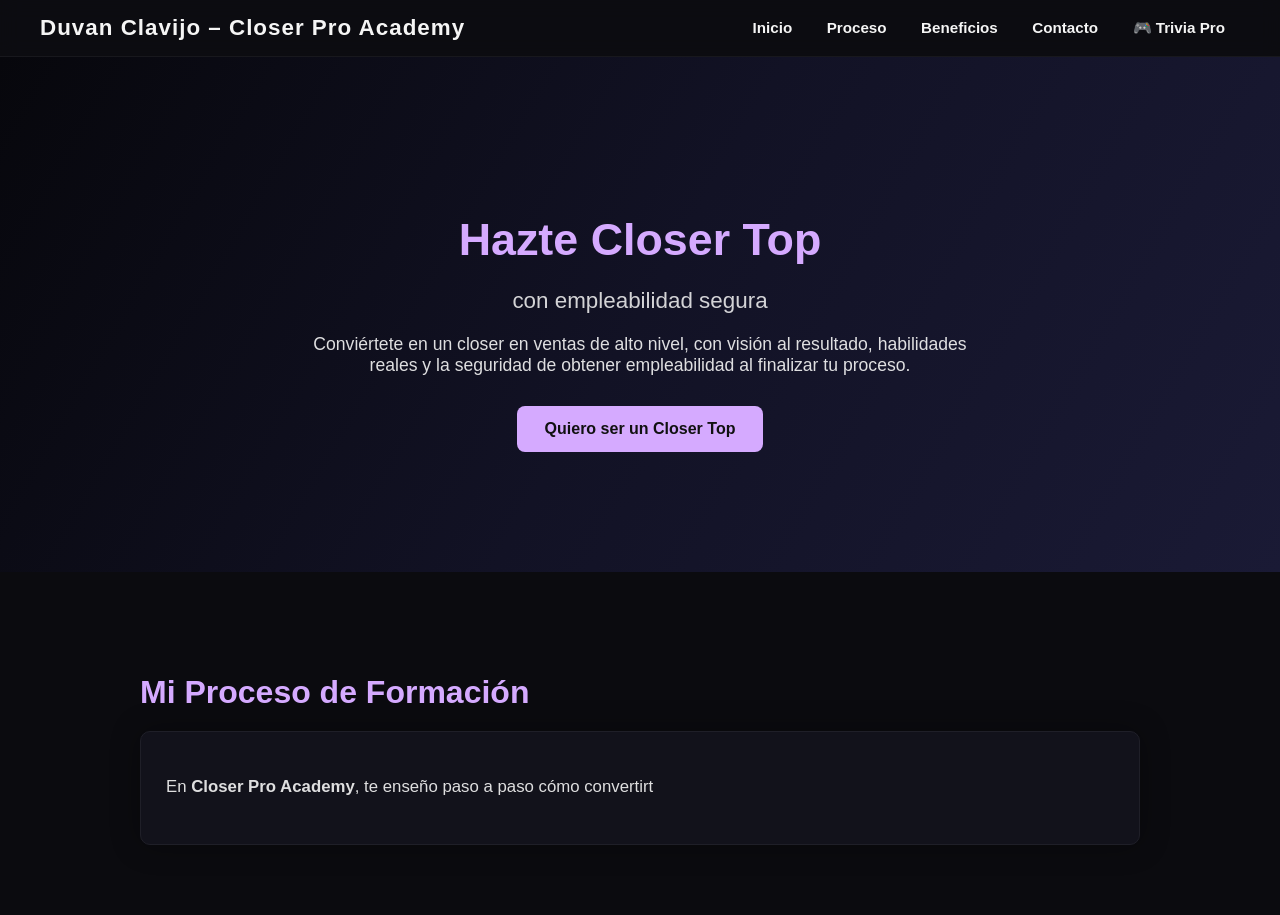
<file: index.html>
<!DOCTYPE html>
<html lang="es">
<head>
  <meta charset="UTF-8" />
  <meta name="viewport" content="width=device-width, initial-scale=1.0" />
  <title>Duvan Clavijo – Closer Pro Academy</title>

  <style>
    /* ====== ESTILOS GENERALES ====== */
    body {
      margin: 0;
      font-family: "Segoe UI", Arial, sans-serif;
      background-color: #0b0b0f;
      color: #f5f5f5;
      overflow-x: hidden;
    }

    a { text-decoration: none; }

    /* ====== HEADER ====== */
    header {
      position: sticky;
      top: 0;
      background: #0d0d12cc;
      backdrop-filter: blur(10px);
      padding: 15px 40px;
      display: flex;
      justify-content: space-between;
      align-items: center;
      border-bottom: 1px solid #18181d;
      z-index: 1000;
    }

    header h1 {
      margin: 0;
      font-size: 1.4rem;
      font-weight: 600;
      color: #f5f5f5;
      letter-spacing: 1px;
    }

    nav a {
      color: #f5f5f5;
      margin: 0 15px;
      font-weight: bold;
      font-size: 0.95rem;
    }
    nav a:hover {
      color: #d5aaff;
      transition: 0.3s;
    }

    /* ====== HERO ====== */
    .hero {
      text-align: center;
      padding: 120px 20px;
      background: linear-gradient(120deg, #07070c, #121225, #1a1a35);
      animation: fadeIn 1.2s ease;
    }

    .hero h2 {
      font-size: 2.8rem;
      margin-bottom: 10px;
      color: #d5aaff;
      font-weight: 700;
    }

    .hero h3 {
      font-size: 1.4rem;
      margin-bottom: 20px;
      font-weight: 400;
      opacity: 0.85;
    }

    .hero p {
      max-width: 700px;
      margin: 0 auto 30px;
      font-size: 1.1rem;
      opacity: 0.9;
    }

    .btn-main {
      display: inline-block;
      padding: 14px 28px;
      background-color: #d5aaff;
      color: #111;
      border-radius: 8px;
      font-weight: bold;
      font-size: 1rem;
      transition: 0.3s;
    }
    .btn-main:hover {
      background-color: #b988ff;
    }

    /* ====== SECCIONES ====== */
    .seccion {
      max-width: 1000px;
      margin: 0 auto;
      padding: 70px 20px;
    }

    .seccion h3 {
      font-size: 2rem;
      margin-bottom: 15px;
      color: #d5aaff;
      font-weight: 600;
    }

    .card {
      background: #12121b;
      padding: 25px;
      border-radius: 10px;
      border: 1px solid #1f1f28;
      margin-top: 20px;
      box-shadow: 0px 0px 30px #00000055;
    }

    .card p {
      opacity: 0.9;
      font-size: 1.05rem;
      line-height: 1.7;
    }

    /* ===== BENEFICIOS ===== */
    .beneficios {
      display: grid;
      grid-template-columns: repeat(auto-fit, minmax(260px, 1fr));
      gap: 25px;
      margin-top: 25px;
    }

    .beneficio {
      background: #161621;
      padding: 25px;
      border-radius: 12px;
      border: 1px solid #262633;
      text-align: center;
      transition: 0.3s;
    }

    .beneficio:hover {
      transform: translateY(-5px);
      background: #1f1f2c;
    }

    .beneficio h4 {
      margin-bottom: 10px;
      color: #d5aaff;
      font-weight: 600;
    }

    /* ====== CONTACTO ====== */
    ul.contacto {
      list-style: none;
      padding: 0;
      margin-top: 15px;
    }

    ul.contacto li {
      margin-bottom: 8px;
      font-size: 1.05rem;
    }

    /* ====== FOOTER ====== */
    footer {
      text-align: center;
      padding: 22px 10px;
      background-color: #0d0d12;
      border-top: 1px solid #1c1c22;
      font-size: 0.9rem;
      margin-top: 40px;
    }

    /* ANIMACIÓN */
    @keyframes fadeIn {
      from { opacity: 0; transform: translateY(20px); }
      to { opacity: 1; transform: translateY(0); }
    }

  </style>
</head>

<body>

  <header>
    <h1>Duvan Clavijo – Closer Pro Academy</h1>
    <nav>
      <a href="#inicio">Inicio</a>
      <a href="#proceso">Proceso</a>
      <a href="#beneficios">Beneficios</a>
      <a href="#contacto">Contacto</a>
      <a href="./trivia/">🎮 Trivia Pro</a>
    </nav>
  </header>

  <!-- ===== HERO ===== -->
  <section id="inicio" class="hero">
    <h2>Hazte Closer Top</h2>
    <h3>con empleabilidad segura</h3>
    <p>
      Conviértete en un closer en ventas de alto nivel, con visión al resultado, 
      habilidades reales y la seguridad de obtener empleabilidad al finalizar tu proceso.
    </p>
    <a href="#proceso" class="btn-main">Quiero ser un Closer Top</a>
  </section>

  <!-- ===== PROCESO ===== -->
  <section id="proceso" class="seccion">
    <h3>Mi Proceso de Formación</h3>
    <div class="card">
      <p>
        En <strong>Closer Pro Academy</strong>, te enseño paso a paso cómo convertirt
</file>
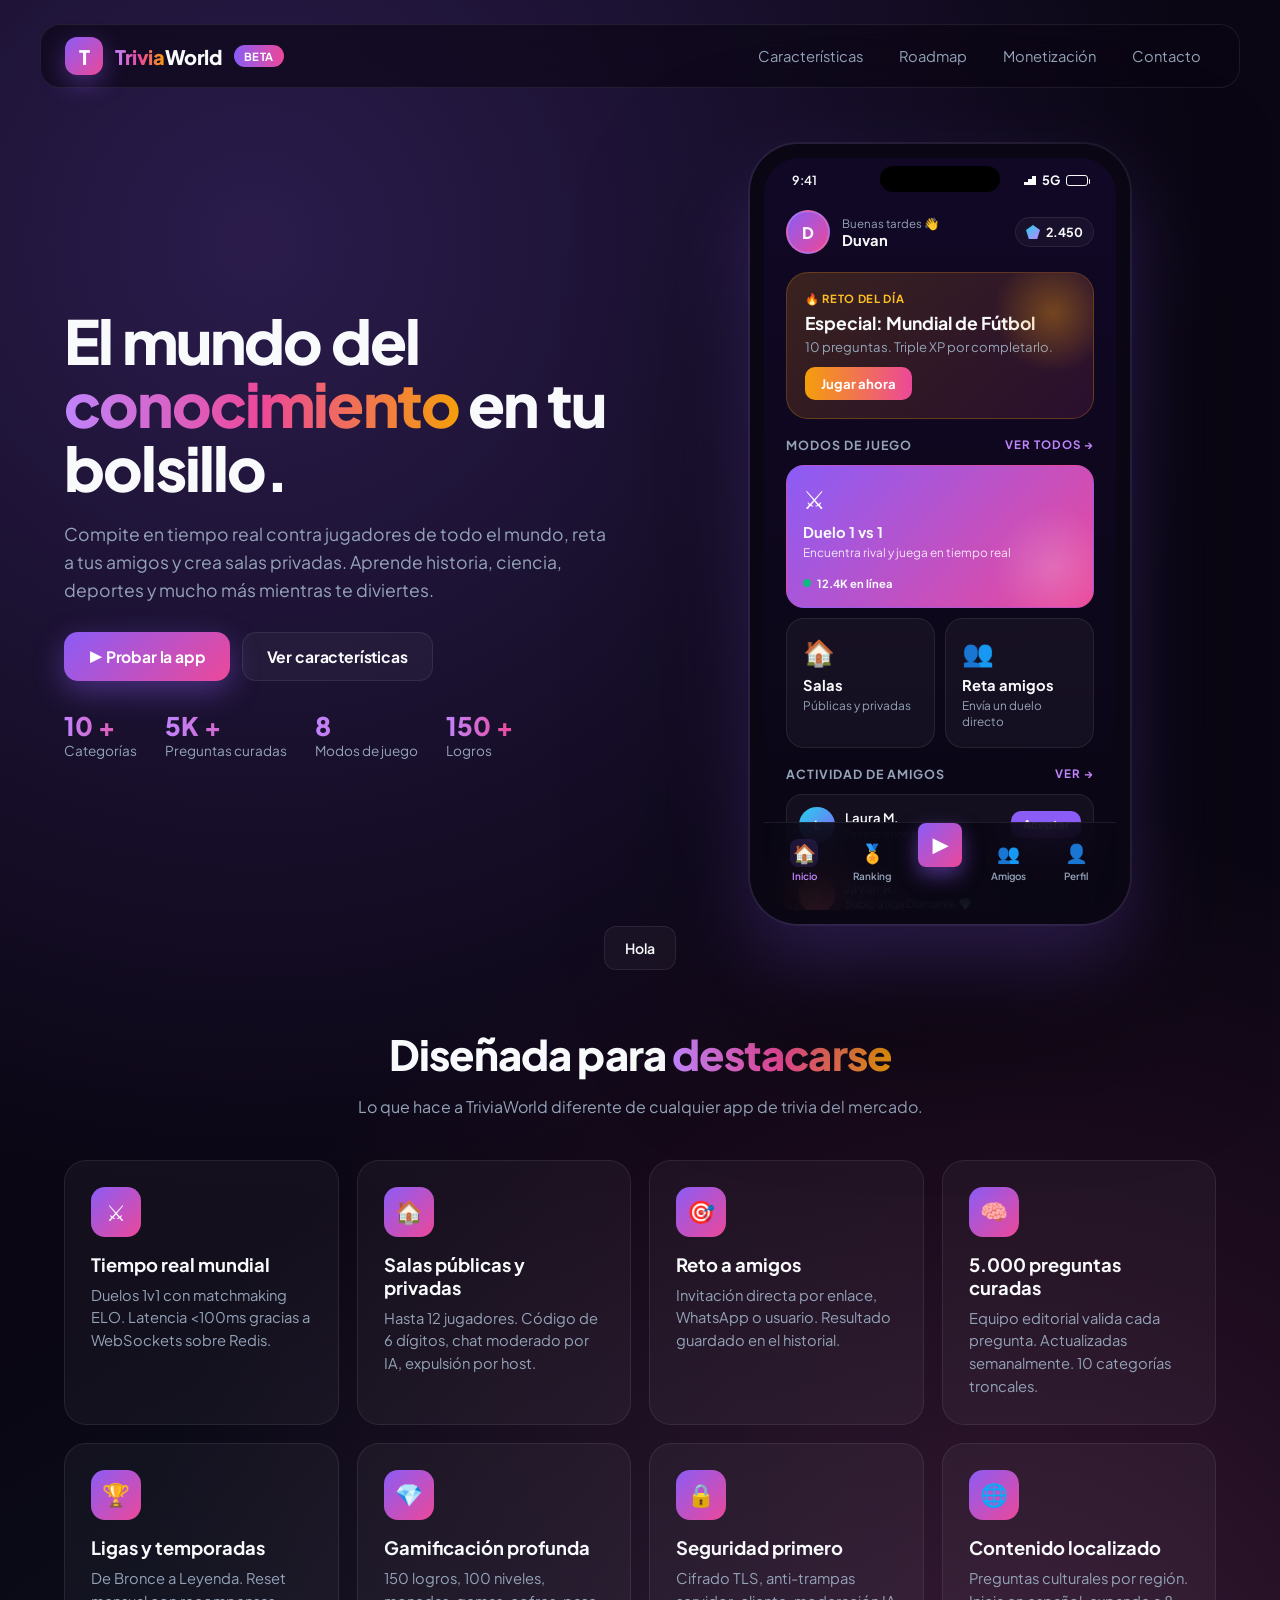
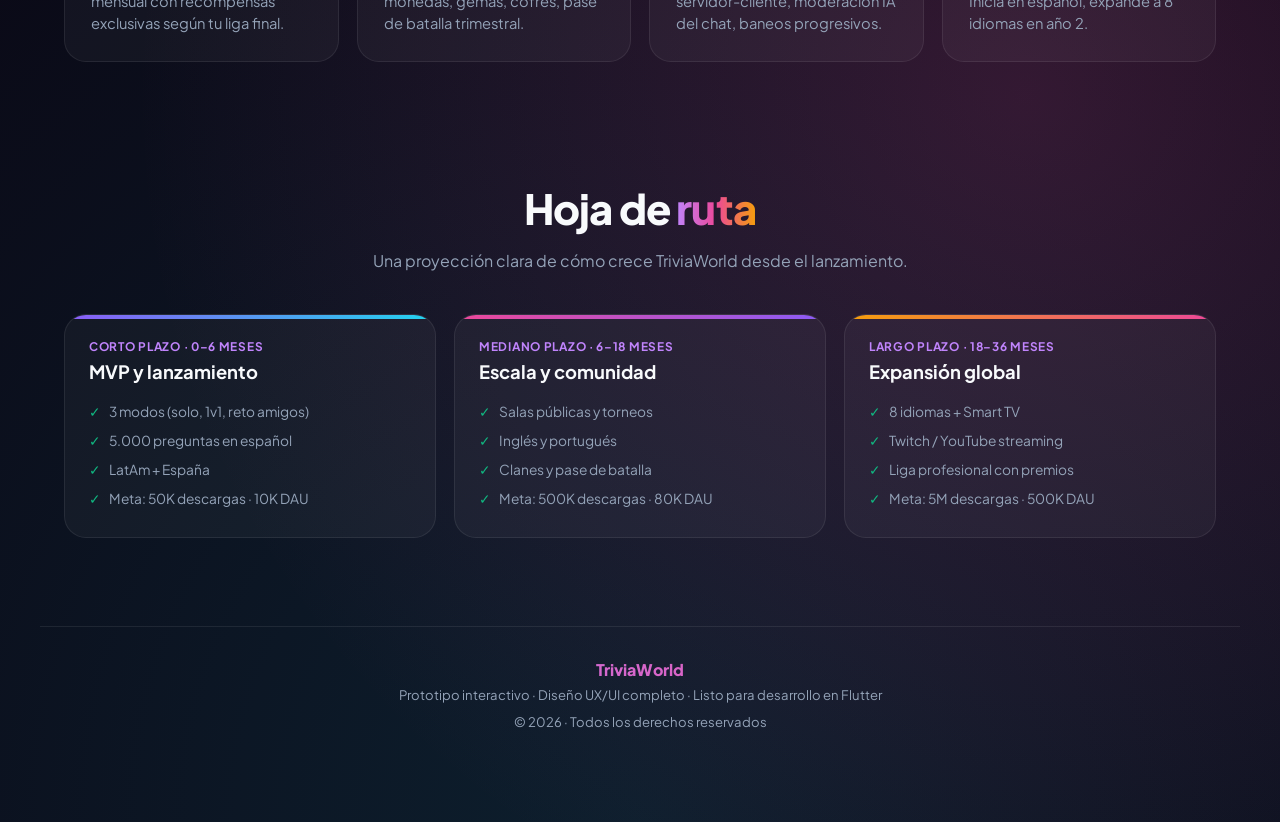
<file: trivia-world/index.html>
<!DOCTYPE html>
<html lang="es">
<head>
  <meta charset="UTF-8" />
  <meta name="viewport" content="width=device-width, initial-scale=1.0" />
  <title>TriviaWorld — El mundo del conocimiento</title>
  <link rel="preconnect" href="https://fonts.googleapis.com">
  <link rel="preconnect" href="https://fonts.gstatic.com" crossorigin>
  <link href="https://fonts.googleapis.com/css2?family=Plus+Jakarta+Sans:wght@400;500;600;700;800&family=Space+Grotesk:wght@500;600;700&display=swap" rel="stylesheet">
  <style>
    :root {
      --bg-0: #0a0613;
      --bg-1: #110826;
      --bg-2: #1a0f3d;
      --primary: #8b5cf6;
      --primary-2: #a855f7;
      --primary-3: #c084fc;
      --accent: #f59e0b;
      --accent-2: #fbbf24;
      --pink: #ec4899;
      --cyan: #22d3ee;
      --green: #10b981;
      --red: #ef4444;
      --text: #f8fafc;
      --text-muted: #94a3b8;
      --card: rgba(255, 255, 255, 0.04);
      --card-hover: rgba(255, 255, 255, 0.08);
      --border: rgba(255, 255, 255, 0.08);
    }

    * { box-sizing: border-box; margin: 0; padding: 0; -webkit-tap-highlight-color: transparent; }

    html, body {
      font-family: 'Plus Jakarta Sans', -apple-system, system-ui, sans-serif;
      background:
        radial-gradient(circle at 20% 10%, rgba(139, 92, 246, 0.25), transparent 40%),
        radial-gradient(circle at 80% 70%, rgba(236, 72, 153, 0.18), transparent 45%),
        radial-gradient(circle at 50% 100%, rgba(34, 211, 238, 0.12), transparent 50%),
        var(--bg-0);
      color: var(--text);
      min-height: 100vh;
      overflow-x: hidden;
      -webkit-font-smoothing: antialiased;
    }

    body {
      display: flex;
      flex-direction: column;
      align-items: center;
      justify-content: flex-start;
      padding: 24px 16px 60px;
      gap: 24px;
    }

    /* ============ DESKTOP HEADER ============ */
    .desktop-header {
      width: 100%;
      max-width: 1200px;
      display: flex;
      align-items: center;
      justify-content: space-between;
      padding: 12px 24px;
      backdrop-filter: blur(20px);
      background: rgba(10, 6, 19, 0.6);
      border: 1px solid var(--border);
      border-radius: 20px;
    }

    .brand {
      display: flex;
      align-items: center;
      gap: 12px;
      font-weight: 800;
      font-size: 1.25rem;
      letter-spacing: -0.02em;
    }

    .brand-logo {
      width: 38px;
      height: 38px;
      border-radius: 12px;
      background: linear-gradient(135deg, var(--primary), var(--pink));
      display: flex;
      align-items: center;
      justify-content: center;
      font-weight: 900;
      box-shadow: 0 8px 24px rgba(139, 92, 246, 0.4);
    }

    .brand-gradient {
      background: linear-gradient(90deg, var(--primary-3), var(--pink), var(--accent));
      -webkit-background-clip: text;
      background-clip: text;
      color: transparent;
    }

    .desktop-nav {
      display: flex;
      gap: 8px;
      font-size: 0.92rem;
      color: var(--text-muted);
    }

    .desktop-nav a {
      padding: 8px 14px;
      border-radius: 10px;
      color: inherit;
      text-decoration: none;
      transition: 0.2s;
      cursor: pointer;
    }

    .desktop-nav a:hover { background: var(--card-hover); color: var(--text); }

    .badge-beta {
      font-size: 0.7rem;
      padding: 4px 10px;
      border-radius: 999px;
      background: linear-gradient(90deg, var(--primary), var(--pink));
      color: white;
      font-weight: 700;
      letter-spacing: 0.05em;
    }

    /* ============ HERO LAYOUT ============ */
    .hero {
      width: 100%;
      max-width: 1200px;
      display: grid;
      grid-template-columns: 1fr 1fr;
      gap: 48px;
      align-items: center;
      padding: 32px 24px;
    }

    @media (max-width: 900px) {
      .hero { grid-template-columns: 1fr; text-align: center; gap: 32px; }
      .hero-text { order: 1; }
      .hero-phone { order: 2; justify-self: center; }
      .desktop-nav { display: none; }
    }

    .hero-text h1 {
      font-size: clamp(2.4rem, 5vw, 3.8rem);
      font-weight: 800;
      line-height: 1.05;
      letter-spacing: -0.03em;
      margin-bottom: 20px;
    }

    .hero-text p {
      font-size: 1.1rem;
      color: var(--text-muted);
      margin-bottom: 28px;
      line-height: 1.6;
    }

    .hero-stats {
      display: flex;
      gap: 28px;
      margin-top: 28px;
      flex-wrap: wrap;
      justify-content: flex-start;
    }

    @media (max-width: 900px) { .hero-stats { justify-content: center; } }

    .stat .num {
      font-size: 1.6rem;
      font-weight: 800;
      background: linear-gradient(90deg, var(--primary-3), var(--pink));
      -webkit-background-clip: text;
      background-clip: text;
      color: transparent;
    }

    .stat .lbl { color: var(--text-muted); font-size: 0.85rem; }

    .cta-row { display: flex; gap: 12px; flex-wrap: wrap; }
    @media (max-width: 900px) { .cta-row { justify-content: center; } }

    .btn {
      display: inline-flex;
      align-items: center;
      gap: 10px;
      padding: 14px 24px;
      border-radius: 14px;
      border: none;
      font-family: inherit;
      font-weight: 700;
      font-size: 0.98rem;
      cursor: pointer;
      transition: 0.2s transform, 0.2s box-shadow;
      letter-spacing: -0.01em;
    }

    .btn-primary {
      background: linear-gradient(135deg, var(--primary), var(--pink));
      color: white;
      box-shadow: 0 10px 30px rgba(139, 92, 246, 0.4);
    }

    .btn-primary:hover { transform: translateY(-2px); box-shadow: 0 14px 36px rgba(139, 92, 246, 0.55); }

    .btn-ghost {
      background: var(--card);
      color: var(--text);
      border: 1px solid var(--border);
    }
    .btn-ghost:hover { background: var(--card-hover); }

    /* ============ PHONE MOCKUP ============ */
    .hero-phone { display: flex; justify-content: center; }

    .phone {
      width: 380px;
      max-width: 100%;
      height: 780px;
      background: var(--bg-0);
      border-radius: 48px;
      padding: 14px;
      position: relative;
      box-shadow:
        0 0 0 2px rgba(255,255,255,0.06),
        0 40px 80px rgba(139, 92, 246, 0.25),
        0 80px 160px rgba(0,0,0,0.6);
    }

    .phone::before {
      content: '';
      position: absolute;
      top: 22px;
      left: 50%;
      transform: translateX(-50%);
      width: 120px;
      height: 26px;
      background: #000;
      border-radius: 999px;
      z-index: 10;
    }

    .phone-screen {
      width: 100%;
      height: 100%;
      border-radius: 36px;
      background: linear-gradient(180deg, var(--bg-1), var(--bg-0));
      overflow: hidden;
      position: relative;
      display: flex;
      flex-direction: column;
    }

    .status-bar {
      padding: 14px 28px 6px;
      display: flex;
      justify-content: space-between;
      align-items: center;
      font-size: 0.78rem;
      font-weight: 600;
      color: var(--text);
      z-index: 5;
      position: relative;
    }

    .status-bar .icons { display: flex; gap: 6px; align-items: center; }
    .signal { width: 16px; height: 10px; background: var(--text); clip-path: polygon(0 100%, 25% 100%, 25% 70%, 50% 70%, 50% 40%, 75% 40%, 75% 10%, 100% 10%, 100% 100%); }
    .battery { width: 22px; height: 11px; border: 1.2px solid var(--text); border-radius: 3px; position: relative; padding: 1px; }
    .battery::after { content: ''; position: absolute; right: -3px; top: 3px; width: 1.5px; height: 5px; background: var(--text); border-radius: 0 1px 1px 0; }
    .battery-fill { height: 100%; width: 80%; background: var(--text); border-radius: 1px; }

    .screen-stage {
      flex: 1;
      position: relative;
      overflow: hidden;
    }

    .screen {
      position: absolute;
      inset: 0;
      padding: 8px 22px 90px;
      overflow-y: auto;
      scrollbar-width: none;
      opacity: 0;
      pointer-events: none;
      transition: opacity 0.3s;
    }
    .screen::-webkit-scrollbar { display: none; }
    .screen.active { opacity: 1; pointer-events: auto; }

    /* ============ HOME SCREEN ============ */
    .top-bar {
      display: flex;
      justify-content: space-between;
      align-items: center;
      padding: 8px 0 18px;
    }

    .avatar {
      width: 44px; height: 44px;
      border-radius: 50%;
      background: linear-gradient(135deg, var(--primary), var(--pink));
      display: flex; align-items: center; justify-content: center;
      font-weight: 800;
      border: 2px solid rgba(255,255,255,0.15);
      cursor: pointer;
    }

    .top-bar-info { flex: 1; padding: 0 12px; }
    .top-bar-info .hi { font-size: 0.72rem; color: var(--text-muted); }
    .top-bar-info .name { font-weight: 700; font-size: 0.92rem; }

    .currency-chip {
      display: flex; align-items: center; gap: 6px;
      background: var(--card);
      border: 1px solid var(--border);
      padding: 6px 10px;
      border-radius: 999px;
      font-size: 0.78rem;
      font-weight: 700;
    }

    .gem { width: 14px; height: 14px; background: linear-gradient(135deg, var(--cyan), var(--primary-3)); clip-path: polygon(50% 0, 100% 35%, 80% 100%, 20% 100%, 0 35%); }

    .daily-card {
      background: linear-gradient(135deg, rgba(245, 158, 11, 0.18), rgba(236, 72, 153, 0.12));
      border: 1px solid rgba(245, 158, 11, 0.25);
      border-radius: 22px;
      padding: 18px;
      margin-bottom: 18px;
      position: relative;
      overflow: hidden;
    }
    .daily-card::after {
      content: '';
      position: absolute;
      right: -20px; top: -20px;
      width: 120px; height: 120px;
      background: radial-gradient(circle, rgba(245, 158, 11, 0.35), transparent 70%);
    }
    .daily-card .tag { font-size: 0.7rem; font-weight: 700; color: var(--accent-2); letter-spacing: 0.06em; text-transform: uppercase; }
    .daily-card h3 { font-size: 1.1rem; margin: 6px 0 4px; }
    .daily-card p { color: var(--text-muted); font-size: 0.82rem; margin-bottom: 12px; }
    .daily-btn {
      background: linear-gradient(90deg, var(--accent), var(--pink));
      color: white; border: none; padding: 8px 16px; border-radius: 10px;
      font-weight: 700; font-size: 0.82rem; cursor: pointer;
      font-family: inherit;
    }

    .section-title {
      font-size: 0.78rem;
      font-weight: 700;
      color: var(--text-muted);
      text-transform: uppercase;
      letter-spacing: 0.08em;
      margin: 18px 0 12px;
      display: flex;
      justify-content: space-between;
    }
    .section-title a { color: var(--primary-3); text-decoration: none; font-size: 0.72rem; cursor: pointer; }

    .modes-grid {
      display: grid;
      grid-template-columns: 1fr 1fr;
      gap: 10px;
    }

    .mode-card {
      background: var(--card);
      border: 1px solid var(--border);
      border-radius: 18px;
      padding: 16px;
      cursor: pointer;
      transition: 0.2s;
      position: relative;
      overflow: hidden;
    }
    .mode-card:hover { background: var(--card-hover); transform: translateY(-2px); }
    .mode-card.featured {
      background: linear-gradient(135deg, var(--primary), var(--pink));
      border-color: transparent;
      grid-column: span 2;
    }
    .mode-card.featured::after {
      content: '';
      position: absolute;
      right: -20px; bottom: -20px;
      width: 120px; height: 120px;
      background: radial-gradient(circle, rgba(255,255,255,0.18), transparent 70%);
    }
    .mode-icon { font-size: 1.6rem; margin-bottom: 8px; display: block; }
    .mode-card h4 { font-size: 0.92rem; margin-bottom: 4px; }
    .mode-card p { font-size: 0.74rem; color: var(--text-muted); line-height: 1.4; }
    .mode-card.featured p { color: rgba(255,255,255,0.85); }

    .live-pulse {
      display: inline-flex; align-items: center; gap: 6px;
      font-size: 0.7rem; font-weight: 700;
    }
    .live-dot { width: 8px; height: 8px; border-radius: 50%; background: var(--green); animation: pulse 1.5s infinite; }
    @keyframes pulse { 0%, 100% { box-shadow: 0 0 0 0 rgba(16, 185, 129, 0.6); } 50% { box-shadow: 0 0 0 8px rgba(16, 185, 129, 0); } }

    /* Activity */
    .activity-card {
      background: var(--card);
      border: 1px solid var(--border);
      border-radius: 16px;
      padding: 12px;
      display: flex;
      align-items: center;
      gap: 10px;
      margin-bottom: 8px;
    }
    .activity-card .av {
      width: 36px; height: 36px; border-radius: 50%;
      background: linear-gradient(135deg, var(--cyan), var(--primary));
      display: flex; align-items: center; justify-content: center;
      font-size: 0.78rem; font-weight: 700;
    }
    .activity-card .txt { flex: 1; }
    .activity-card .name { font-size: 0.82rem; font-weight: 600; }
    .activity-card .meta { font-size: 0.7rem; color: var(--text-muted); }
    .activity-card .act-btn {
      background: var(--primary);
      color: white; border: none; border-radius: 10px;
      padding: 6px 12px; font-size: 0.74rem; font-weight: 700;
      cursor: pointer; font-family: inherit;
    }

    /* ============ BOTTOM NAV ============ */
    .bottom-nav {
      position: absolute;
      bottom: 0; left: 0; right: 0;
      backdrop-filter: blur(20px);
      background: rgba(10, 6, 19, 0.85);
      border-top: 1px solid var(--border);
      display: flex;
      justify-content: space-around;
      padding: 10px 6px 22px;
      z-index: 20;
    }

    .nav-btn {
      flex: 1;
      background: none; border: none;
      color: var(--text-muted);
      display: flex; flex-direction: column;
      align-items: center; gap: 3px;
      padding: 6px 4px;
      font-family: inherit;
      font-size: 0.62rem;
      font-weight: 600;
      cursor: pointer;
      transition: 0.2s;
    }
    .nav-btn .nav-ic {
      font-size: 1.15rem;
      width: 28px; height: 28px;
      display: flex; align-items: center; justify-content: center;
      border-radius: 8px;
    }
    .nav-btn.active { color: var(--primary-3); }
    .nav-btn.active .nav-ic { background: rgba(139, 92, 246, 0.15); }
    .nav-btn.play .nav-ic {
      background: linear-gradient(135deg, var(--primary), var(--pink));
      color: white;
      width: 44px; height: 44px;
      font-size: 1.3rem;
      box-shadow: 0 8px 20px rgba(139, 92, 246, 0.5);
      margin-top: -16px;
    }

    /* ============ PLAY SCREEN ============ */
    .play-banner {
      background: linear-gradient(135deg, var(--primary), var(--pink));
      border-radius: 22px;
      padding: 18px;
      margin: 14px 0;
      color: white;
    }
    .play-banner h3 { font-size: 1.05rem; margin-bottom: 4px; }
    .play-banner p { font-size: 0.78rem; opacity: 0.9; }

    .mode-list { display: flex; flex-direction: column; gap: 10px; }
    .mode-list-item {
      background: var(--card);
      border: 1px solid var(--border);
      border-radius: 16px;
      padding: 14px;
      display: flex;
      align-items: center;
      gap: 12px;
      cursor: pointer;
      transition: 0.2s;
    }
    .mode-list-item:hover { background: var(--card-hover); }
    .mode-list-item .mli-icon {
      width: 42px; height: 42px; border-radius: 12px;
      display: flex; align-items: center; justify-content: center;
      font-size: 1.2rem;
    }
    .mli-icon.v1 { background: rgba(139, 92, 246, 0.18); }
    .mli-icon.v2 { background: rgba(236, 72, 153, 0.18); }
    .mli-icon.v3 { background: rgba(34, 211, 238, 0.18); }
    .mli-icon.v4 { background: rgba(245, 158, 11, 0.18); }
    .mli-icon.v5 { background: rgba(16, 185, 129, 0.18); }
    .mode-list-item .mli-text { flex: 1; }
    .mode-list-item h4 { font-size: 0.92rem; margin-bottom: 2px; }
    .mode-list-item p { font-size: 0.74rem; color: var(--text-muted); }
    .mli-chev { color: var(--text-muted); }

    /* ============ CATEGORIES ============ */
    .categories-grid {
      display: grid;
      grid-template-columns: 1fr 1fr 1fr;
      gap: 10px;
      margin-top: 12px;
    }
    .cat-card {
      aspect-ratio: 1;
      border-radius: 16px;
      padding: 10px;
      display: flex;
      flex-direction: column;
      justify-content: space-between;
      cursor: pointer;
      transition: 0.2s;
      border: 1px solid var(--border);
      position: relative;
      overflow: hidden;
    }
    .cat-card:hover { transform: translateY(-2px); }
    .cat-card .cat-ic { font-size: 1.6rem; }
    .cat-card .cat-name { font-size: 0.72rem; font-weight: 700; }

    /* ============ MATCHMAKING ============ */
    .matchmaking {
      display: flex;
      flex-direction: column;
      align-items: center;
      justify-content: center;
      height: 100%;
      gap: 24px;
      padding: 30px;
    }
    .vs-display {
      display: flex; align-items: center; gap: 20px;
      width: 100%; justify-content: space-between;
    }
    .vs-player {
      display: flex; flex-direction: column; align-items: center; gap: 8px;
    }
    .vs-avatar {
      width: 80px; height: 80px; border-radius: 50%;
      background: linear-gradient(135deg, var(--primary), var(--pink));
      display: flex; align-items: center; justify-content: center;
      font-size: 1.8rem; font-weight: 800;
      border: 3px solid rgba(255,255,255,0.15);
    }
    .vs-avatar.searching {
      background: rgba(255,255,255,0.05);
      border-style: dashed;
      position: relative;
      overflow: hidden;
    }
    .vs-avatar.searching::after {
      content: '?';
      animation: blink 1s infinite;
    }
    @keyframes blink { 0%, 100% { opacity: 1; } 50% { opacity: 0.3; } }
    .vs-name { font-size: 0.82rem; font-weight: 700; }
    .vs-rank { font-size: 0.7rem; color: var(--text-muted); }
    .vs-text {
      font-size: 2rem; font-weight: 900;
      background: linear-gradient(90deg, var(--primary-3), var(--pink));
      -webkit-background-clip: text; background-clip: text; color: transparent;
    }
    .searching-text { font-size: 0.85rem; color: var(--text-muted); }
    .loader-ring {
      width: 60px; height: 60px;
      border: 3px solid rgba(255,255,255,0.1);
      border-top-color: var(--primary-3);
      border-radius: 50%;
      animation: spin 1s linear infinite;
    }
    @keyframes spin { to { transform: rotate(360deg); } }

    /* ============ GAMEPLAY ============ */
    .game-header {
      display: flex;
      justify-content: space-between;
      align-items: center;
      padding-top: 8px;
      margin-bottom: 14px;
    }
    .game-score {
      display: flex; align-items: center; gap: 8px;
    }
    .game-score .av-sm {
      width: 32px; height: 32px; border-radius: 50%;
      background: linear-gradient(135deg, var(--primary), var(--pink));
      display: flex; align-items: center; justify-content: center;
      font-size: 0.78rem; font-weight: 800;
    }
    .game-score .av-sm.opp { background: linear-gradient(135deg, var(--cyan), var(--primary)); }
    .score-num { font-size: 1.2rem; font-weight: 800; }
    .vs-mini { color: var(--text-muted); font-size: 0.8rem; }

    .timer-ring-wrap {
      position: relative;
      width: 56px; height: 56px;
    }
    .timer-svg { transform: rotate(-90deg); }
    .timer-bg { fill: none; stroke: rgba(255,255,255,0.08); stroke-width: 4; }
    .timer-fg {
      fill: none;
      stroke: var(--primary-3);
      stroke-width: 4;
      stroke-linecap: round;
      transition: stroke-dashoffset 1s linear, stroke 0.3s;
    }
    .timer-num {
      position: absolute; inset: 0;
      display: flex; align-items: center; justify-content: center;
      font-weight: 800; font-size: 1.1rem;
    }

    .progress-dots {
      display: flex; gap: 5px;
      margin-bottom: 14px;
      justify-content: center;
    }
    .progress-dot {
      width: 22px; height: 4px; border-radius: 2px;
      background: rgba(255,255,255,0.1);
      transition: 0.3s;
    }
    .progress-dot.done { background: var(--green); }
    .progress-dot.wrong { background: var(--red); }
    .progress-dot.current { background: var(--primary-3); }

    .cat-tag {
      display: inline-flex; align-items: center; gap: 6px;
      background: var(--card);
      border: 1px solid var(--border);
      padding: 5px 10px;
      border-radius: 999px;
      font-size: 0.72rem;
      font-weight: 600;
      margin-bottom: 14px;
    }

    .question-card {
      background: var(--card);
      border: 1px solid var(--border);
      border-radius: 22px;
      padding: 22px 18px;
      margin-bottom: 16px;
      min-height: 130px;
      display: flex; align-items: center; justify-content: center;
      text-align: center;
    }
    .question-text {
      font-size: 1.05rem;
      font-weight: 700;
      line-height: 1.35;
    }

    .answers { display: flex; flex-direction: column; gap: 10px; }
    .answer-btn {
      background: var(--card);
      border: 1.5px solid var(--border);
      border-radius: 16px;
      padding: 14px 16px;
      display: flex; align-items: center; gap: 12px;
      cursor: pointer;
      font-family: inherit;
      font-size: 0.9rem;
      font-weight: 600;
      color: var(--text);
      text-align: left;
      transition: 0.2s;
    }
    .answer-btn:hover:not(:disabled) { background: var(--card-hover); border-color: var(--primary-3); }
    .answer-btn:disabled { cursor: default; }
    .answer-letter {
      width: 28px; height: 28px;
      background: rgba(255,255,255,0.06);
      border-radius: 8px;
      display: flex; align-items: center; justify-content: center;
      font-weight: 800;
      font-size: 0.82rem;
    }
    .answer-btn.correct {
      background: rgba(16, 185, 129, 0.18);
      border-color: var(--green);
    }
    .answer-btn.correct .answer-letter { background: var(--green); color: white; }
    .answer-btn.wrong {
      background: rgba(239, 68, 68, 0.15);
      border-color: var(--red);
    }
    .answer-btn.wrong .answer-letter { background: var(--red); color: white; }

    .lifelines {
      display: flex; justify-content: center; gap: 12px;
      margin-top: 14px;
    }
    .lifeline {
      width: 44px; height: 44px;
      background: var(--card);
      border: 1px solid var(--border);
      border-radius: 12px;
      display: flex; align-items: center; justify-content: center;
      font-size: 1.1rem;
      cursor: pointer;
      transition: 0.2s;
    }
    .lifeline:hover { background: var(--card-hover); border-color: var(--primary-3); }
    .lifeline.used { opacity: 0.3; cursor: not-allowed; }

    /* ============ RESULT ============ */
    .result-screen {
      display: flex; flex-direction: column;
      align-items: center; justify-content: center;
      height: 100%; padding: 24px;
      text-align: center; gap: 20px;
    }
    .trophy {
      font-size: 4.5rem;
      animation: bounce 0.8s ease;
    }
    @keyframes bounce {
      0% { transform: scale(0); }
      60% { transform: scale(1.15); }
      100% { transform: scale(1); }
    }
    .result-title {
      font-size: 2rem; font-weight: 800;
      background: linear-gradient(90deg, var(--accent-2), var(--pink));
      -webkit-background-clip: text; background-clip: text; color: transparent;
    }
    .result-sub { color: var(--text-muted); font-size: 0.92rem; }
    .reward-row { display: flex; gap: 14px; }
    .reward-pill {
      background: var(--card); border: 1px solid var(--border);
      padding: 10px 14px; border-radius: 14px;
      display: flex; flex-direction: column;
      align-items: center; gap: 4px;
      min-width: 80px;
    }
    .reward-pill .v { font-size: 1.1rem; font-weight: 800; color: var(--accent-2); }
    .reward-pill .k { font-size: 0.68rem; color: var(--text-muted); }

    /* ============ PROFILE ============ */
    .profile-header {
      display: flex; flex-direction: column; align-items: center;
      padding: 18px 0 12px;
      gap: 10px;
    }
    .profile-av {
      width: 90px; height: 90px;
      border-radius: 50%;
      background: linear-gradient(135deg, var(--primary), var(--pink));
      display: flex; align-items: center; justify-content: center;
      font-size: 2rem; font-weight: 800;
      border: 3px solid rgba(255,255,255,0.15);
      position: relative;
    }
    .profile-level {
      position: absolute; bottom: -4px;
      background: var(--accent);
      color: var(--bg-0); font-weight: 800;
      font-size: 0.74rem;
      padding: 3px 10px;
      border-radius: 999px;
      border: 2px solid var(--bg-1);
    }
    .profile-name { font-size: 1.15rem; font-weight: 700; }
    .profile-league {
      font-size: 0.72rem;
      color: var(--accent-2);
      font-weight: 700;
      text-transform: uppercase;
      letter-spacing: 0.06em;
    }

    .xp-bar {
      width: 100%;
      height: 8px;
      background: rgba(255,255,255,0.08);
      border-radius: 999px;
      overflow: hidden;
      margin: 4px 0;
    }
    .xp-bar-fill {
      height: 100%;
      background: linear-gradient(90deg, var(--primary), var(--pink));
      width: 64%;
    }
    .xp-text { font-size: 0.7rem; color: var(--text-muted); }

    .stats-row {
      display: grid; grid-template-columns: 1fr 1fr 1fr;
      gap: 10px;
      margin: 16px 0;
    }
    .stat-card {
      background: var(--card);
      border: 1px solid var(--border);
      border-radius: 14px;
      padding: 12px 8px;
      text-align: center;
    }
    .stat-card .v { font-size: 1.15rem; font-weight: 800; }
    .stat-card .k { font-size: 0.68rem; color: var(--text-muted); }

    .achievements-grid {
      display: grid; grid-template-columns: repeat(4, 1fr);
      gap: 10px;
    }
    .ach {
      aspect-ratio: 1;
      background: var(--card);
      border: 1px solid var(--border);
      border-radius: 12px;
      display: flex; flex-direction: column;
      align-items: center; justify-content: center;
      font-size: 1.4rem;
      cursor: pointer;
      transition: 0.2s;
    }
    .ach.locked { opacity: 0.25; filter: grayscale(1); }
    .ach:hover:not(.locked) { transform: scale(1.08); }

    /* ============ LEADERBOARD ============ */
    .tabs {
      display: flex;
      background: var(--card);
      border: 1px solid var(--border);
      border-radius: 14px;
      padding: 4px;
      margin: 14px 0;
    }
    .tab {
      flex: 1; padding: 8px 12px;
      background: none; border: none;
      color: var(--text-muted);
      font-family: inherit;
      font-size: 0.8rem; font-weight: 700;
      border-radius: 10px;
      cursor: pointer;
    }
    .tab.active {
      background: linear-gradient(135deg, var(--primary), var(--pink));
      color: white;
    }
    .lb-item {
      display: flex; align-items: center; gap: 12px;
      padding: 12px; margin-bottom: 8px;
      background: var(--card); border: 1px solid var(--border);
      border-radius: 14px;
    }
    .lb-item.me { background: rgba(139, 92, 246, 0.12); border-color: var(--primary-3); }
    .lb-rank {
      width: 28px; height: 28px;
      background: rgba(255,255,255,0.06);
      border-radius: 8px;
      display: flex; align-items: center; justify-content: center;
      font-weight: 800; font-size: 0.82rem;
    }
    .lb-rank.gold { background: linear-gradient(135deg, #fbbf24, #f59e0b); color: var(--bg-0); }
    .lb-rank.silver { background: linear-gradient(135deg, #e2e8f0, #94a3b8); color: var(--bg-0); }
    .lb-rank.bronze { background: linear-gradient(135deg, #f59e0b, #b45309); color: var(--bg-0); }
    .lb-av {
      width: 36px; height: 36px; border-radius: 50%;
      background: linear-gradient(135deg, var(--primary), var(--pink));
      display: flex; align-items: center; justify-content: center;
      font-weight: 700; font-size: 0.82rem;
    }
    .lb-info { flex: 1; }
    .lb-name { font-size: 0.88rem; font-weight: 700; }
    .lb-meta { font-size: 0.7rem; color: var(--text-muted); }
    .lb-score { font-weight: 800; font-size: 0.95rem; color: var(--accent-2); }

    /* ============ ROOMS ============ */
    .room-actions {
      display: grid; grid-template-columns: 1fr 1fr;
      gap: 10px; margin: 14px 0;
    }
    .room-action {
      background: linear-gradient(135deg, rgba(139, 92, 246, 0.2), rgba(236, 72, 153, 0.15));
      border: 1px solid rgba(139, 92, 246, 0.3);
      border-radius: 16px;
      padding: 16px;
      text-align: center;
      cursor: pointer;
      transition: 0.2s;
    }
    .room-action:hover { transform: translateY(-2px); }
    .room-action .ra-ic { font-size: 1.6rem; margin-bottom: 6px; }
    .room-action h4 { font-size: 0.86rem; }

    .room-item {
      background: var(--card); border: 1px solid var(--border);
      border-radius: 14px;
      padding: 12px;
      margin-bottom: 8px;
      display: flex; align-items: center; gap: 10px;
    }
    .room-host {
      width: 38px; height: 38px; border-radius: 10px;
      background: linear-gradient(135deg, var(--cyan), var(--primary));
      display: flex; align-items: center; justify-content: center;
      font-size: 0.84rem; font-weight: 800;
    }
    .room-info { flex: 1; }
    .room-name { font-size: 0.86rem; font-weight: 700; }
    .room-meta { font-size: 0.7rem; color: var(--text-muted); display: flex; gap: 8px; }
    .room-join {
      background: var(--primary); color: white;
      border: none; padding: 6px 12px; border-radius: 10px;
      font-weight: 700; font-size: 0.74rem; cursor: pointer;
      font-family: inherit;
    }

    /* ============ BACK BUTTON ============ */
    .back-btn {
      background: var(--card); border: 1px solid var(--border);
      width: 36px; height: 36px; border-radius: 10px;
      display: flex; align-items: center; justify-content: center;
      cursor: pointer; color: var(--text);
      font-size: 1rem; font-family: inherit;
    }

    .screen-title { font-size: 1.1rem; font-weight: 800; flex: 1; text-align: center; margin-right: 36px; }

    /* ============ FEATURES SECTION (desktop) ============ */
    .features-section {
      width: 100%;
      max-width: 1200px;
      padding: 48px 24px;
    }

    .section-h2 {
      font-size: clamp(1.8rem, 4vw, 2.6rem);
      font-weight: 800;
      letter-spacing: -0.02em;
      margin-bottom: 14px;
      text-align: center;
    }
    .section-sub {
      color: var(--text-muted);
      text-align: center;
      max-width: 620px;
      margin: 0 auto 40px;
      line-height: 1.6;
    }

    .features-grid {
      display: grid;
      grid-template-columns: repeat(auto-fit, minmax(260px, 1fr));
      gap: 18px;
    }

    .feature-card {
      background: var(--card);
      border: 1px solid var(--border);
      border-radius: 22px;
      padding: 26px;
      transition: 0.3s;
    }
    .feature-card:hover { background: var(--card-hover); transform: translateY(-4px); border-color: rgba(139, 92, 246, 0.4); }

    .feature-icon {
      width: 50px; height: 50px;
      border-radius: 14px;
      background: linear-gradient(135deg, var(--primary), var(--pink));
      display: flex; align-items: center; justify-content: center;
      font-size: 1.4rem;
      margin-bottom: 16px;
    }
    .feature-card h3 { font-size: 1.15rem; margin-bottom: 8px; }
    .feature-card p { color: var(--text-muted); font-size: 0.92rem; line-height: 1.55; }

    /* ============ ROADMAP ============ */
    .roadmap {
      width: 100%;
      max-width: 1200px;
      padding: 48px 24px;
    }
    .roadmap-grid {
      display: grid;
      grid-template-columns: repeat(auto-fit, minmax(280px, 1fr));
      gap: 18px;
    }
    .roadmap-card {
      background: var(--card);
      border: 1px solid var(--border);
      border-radius: 22px;
      padding: 24px;
      position: relative;
      overflow: hidden;
    }
    .roadmap-card::before {
      content: '';
      position: absolute; top: 0; left: 0; right: 0;
      height: 4px;
    }
    .roadmap-card.r1::before { background: linear-gradient(90deg, var(--primary), var(--cyan)); }
    .roadmap-card.r2::before { background: linear-gradient(90deg, var(--pink), var(--primary)); }
    .roadmap-card.r3::before { background: linear-gradient(90deg, var(--accent), var(--pink)); }

    .roadmap-card h3 { font-size: 1.15rem; margin: 6px 0 4px; }
    .roadmap-card .timeline { font-size: 0.74rem; font-weight: 700; color: var(--primary-3); text-transform: uppercase; letter-spacing: 0.06em; }
    .roadmap-card ul { list-style: none; margin-top: 14px; }
    .roadmap-card li { padding: 6px 0; font-size: 0.86rem; color: var(--text-muted); display: flex; gap: 8px; }
    .roadmap-card li::before { content: '✓'; color: var(--green); font-weight: 800; }

    /* ============ FOOTER ============ */
    footer {
      width: 100%; max-width: 1200px;
      text-align: center; padding: 32px 24px;
      color: var(--text-muted);
      font-size: 0.82rem;
      border-top: 1px solid var(--border);
      margin-top: 16px;
    }
    footer .ft-brand {
      font-weight: 800; font-size: 1rem;
      background: linear-gradient(90deg, var(--primary-3), var(--pink));
      -webkit-background-clip: text; background-clip: text; color: transparent;
      margin-bottom: 6px;
    }

    /* Toast */
    .toast {
      position: fixed;
      bottom: 30px; left: 50%;
      transform: translateX(-50%) translateY(100px);
      background: var(--card);
      border: 1px solid var(--border);
      backdrop-filter: blur(20px);
      padding: 12px 20px;
      border-radius: 12px;
      font-size: 0.88rem; font-weight: 600;
      transition: transform 0.3s;
      z-index: 9999;
    }
    .toast.show { transform: translateX(-50%) translateY(0); }
  </style>
</head>
<body>

  <header class="desktop-header">
    <div class="brand">
      <div class="brand-logo">T</div>
      <span><span class="brand-gradient">Trivia</span>World</span>
      <span class="badge-beta">BETA</span>
    </div>
    <nav class="desktop-nav">
      <a>Características</a>
      <a>Roadmap</a>
      <a>Monetización</a>
      <a>Contacto</a>
    </nav>
  </header>

  <section class="hero">
    <div class="hero-text">
      <h1>El mundo del <span class="brand-gradient">conocimiento</span> en tu bolsillo.</h1>
      <p>Compite en tiempo real contra jugadores de todo el mundo, reta a tus amigos y crea salas privadas. Aprende historia, ciencia, deportes y mucho más mientras te diviertes.</p>
      <div class="cta-row">
        <button class="btn btn-primary" onclick="goTo('home')">▶ Probar la app</button>
        <button class="btn btn-ghost" onclick="document.querySelector('.features-section').scrollIntoView({behavior:'smooth'})">Ver características</button>
      </div>
      <div class="hero-stats">
        <div class="stat"><div class="num">10 +</div><div class="lbl">Categorías</div></div>
        <div class="stat"><div class="num">5K +</div><div class="lbl">Preguntas curadas</div></div>
        <div class="stat"><div class="num">8</div><div class="lbl">Modos de juego</div></div>
        <div class="stat"><div class="num">150 +</div><div class="lbl">Logros</div></div>
      </div>
    </div>

    <div class="hero-phone">
      <div class="phone">
        <div class="phone-screen">
          <div class="status-bar">
            <span>9:41</span>
            <div class="icons">
              <span class="signal"></span>
              <span style="font-size:0.8rem;font-weight:700">5G</span>
              <span class="battery"><span class="battery-fill"></span></span>
            </div>
          </div>

          <div class="screen-stage" id="stage">
            <!-- ===== HOME ===== -->
            <section class="screen active" id="screen-home">
              <div class="top-bar">
                <div class="avatar" onclick="goTo('profile')">D</div>
                <div class="top-bar-info">
                  <div class="hi">Buenas tardes 👋</div>
                  <div class="name">Duvan</div>
                </div>
                <div class="currency-chip"><span class="gem"></span> 2.450</div>
              </div>

              <div class="daily-card">
                <div class="tag">🔥 Reto del día</div>
                <h3>Especial: Mundial de Fútbol</h3>
                <p>10 preguntas. Triple XP por completarlo.</p>
                <button class="daily-btn" onclick="startGame('Deportes')">Jugar ahora</button>
              </div>

              <div class="section-title">
                <span>Modos de juego</span>
                <a onclick="goTo('play')">Ver todos →</a>
              </div>
              <div class="modes-grid">
                <div class="mode-card featured" onclick="goTo('matchmaking')">
                  <span class="mode-icon">⚔️</span>
                  <h4>Duelo 1 vs 1</h4>
                  <p>Encuentra rival y juega en tiempo real</p>
                  <div style="margin-top:8px"><span class="live-pulse"><span class="live-dot"></span>12.4K en línea</span></div>
                </div>
                <div class="mode-card" onclick="goTo('rooms')">
                  <span class="mode-icon">🏠</span>
                  <h4>Salas</h4>
                  <p>Públicas y privadas</p>
                </div>
                <div class="mode-card" onclick="goTo('friends')">
                  <span class="mode-icon">👥</span>
                  <h4>Reta amigos</h4>
                  <p>Envía un duelo directo</p>
                </div>
              </div>

              <div class="section-title">
                <span>Actividad de amigos</span>
                <a onclick="goTo('friends')">Ver →</a>
              </div>
              <div class="activity-card">
                <div class="av">L</div>
                <div class="txt">
                  <div class="name">Laura M.</div>
                  <div class="meta">Te retó a una partida</div>
                </div>
                <button class="act-btn" onclick="startGame('Cultura')">Aceptar</button>
              </div>
              <div class="activity-card">
                <div class="av" style="background:linear-gradient(135deg, var(--accent), var(--pink))">J</div>
                <div class="txt">
                  <div class="name">Javier R.</div>
                  <div class="meta">Subió a liga Diamante 💎</div>
                </div>
              </div>
              <div class="activity-card">
                <div class="av" style="background:linear-gradient(135deg, var(--green), var(--cyan))">A</div>
                <div class="txt">
                  <div class="name">Andrea P.</div>
                  <div class="meta">Está jugando en sala "Cinéfilos"</div>
                </div>
                <button class="act-btn" style="background:var(--green)" onclick="goTo('rooms')">Unirse</button>
              </div>
            </section>

            <!-- ===== PLAY ===== -->
            <section class="screen" id="screen-play">
              <div class="top-bar">
                <button class="back-btn" onclick="goTo('home')">‹</button>
                <div class="screen-title">Jugar</div>
              </div>

              <div class="play-banner">
                <h3>Modo Liga: Plata III 🥈</h3>
                <p>Gana 3 partidas más para ascender a Oro</p>
              </div>

              <div class="mode-list">
                <div class="mode-list-item" onclick="goTo('matchmaking')">
                  <div class="mli-icon v1">⚔️</div>
                  <div class="mli-text">
                    <h4>Duelo 1 vs 1</h4>
                    <p>Partida rápida contra rival aleatorio</p>
                  </div>
                  <span class="mli-chev">›</span>
                </div>
                <div class="mode-list-item" onclick="goTo('categories')">
                  <div class="mli-icon v2">🎯</div>
                  <div class="mli-text">
                    <h4>Práctica solitaria</h4>
                    <p>Elige categoría y sube tu nivel</p>
                  </div>
                  <span class="mli-chev">›</span>
                </div>
                <div class="mode-list-item" onclick="goTo('friends')">
                  <div class="mli-icon v3">👥</div>
                  <div class="mli-text">
                    <h4>Retar amigos</h4>
                    <p>Envía un duelo directo a tus contactos</p>
                  </div>
                  <span class="mli-chev">›</span>
                </div>
                <div class="mode-list-item" onclick="goTo('rooms')">
                  <div class="mli-icon v4">🏠</div>
                  <div class="mli-text">
                    <h4>Salas multijugador</h4>
                    <p>Hasta 12 jugadores · pública o privada</p>
                  </div>
                  <span class="mli-chev">›</span>
                </div>
                <div class="mode-list-item" onclick="startGame()">
                  <div class="mli-icon v5">⚡</div>
                  <div class="mli-text">
                    <h4>Maratón</h4>
                    <p>Aciertos seguidos · 3 vidas</p>
                  </div>
                  <span class="mli-chev">›</span>
                </div>
                <div class="mode-list-item" onclick="showToast('Torneo Semanal: domingos 8PM')">
                  <div class="mli-icon v1" style="background:rgba(245, 158, 11, 0.18)">🏆</div>
                  <div class="mli-text">
                    <h4>Torneos</h4>
                    <p>Bracket eliminatorio · premios reales</p>
                  </div>
                  <span class="mli-chev">›</span>
                </div>
              </div>
            </section>

            <!-- ===== CATEGORIES ===== -->
            <section class="screen" id="screen-categories">
              <div class="top-bar">
                <button class="back-btn" onclick="goTo('play')">‹</button>
                <div class="screen-title">Elige categoría</div>
              </div>
              <p style="font-size:0.82rem;color:var(--text-muted);margin-bottom:8px">
                Más de 5.000 preguntas curadas por nuestro equipo editorial.
              </p>
              <div class="categories-grid" id="catGrid"></div>
            </section>

            <!-- ===== MATCHMAKING ===== -->
            <section class="screen" id="screen-matchmaking">
              <div class="matchmaking">
                <div class="vs-display">
                  <div class="vs-player">
                    <div class="vs-avatar">D</div>
                    <div class="vs-name">Duvan</div>
                    <div class="vs-rank">Nivel 24 · Plata III</div>
                  </div>
                  <div class="vs-text">VS</div>
                  <div class="vs-player">
                    <div class="vs-avatar searching"></div>
                    <div class="vs-name">Buscando...</div>
                    <div class="vs-rank">Rival similar</div>
                  </div>
                </div>
                <div class="loader-ring"></div>
                <div class="searching-text">Emparejando jugador por habilidad</div>
                <button class="btn btn-ghost" onclick="goTo('play')">Cancelar</button>
              </div>
            </section>

            <!-- ===== GAME ===== -->
            <section class="screen" id="screen-game">
              <div class="game-header">
                <div class="game-score">
                  <div class="av-sm">D</div>
                  <span class="score-num" id="myScore">0</span>
                  <span class="vs-mini">vs</span>
                  <span class="score-num" id="oppScore">0</span>
                  <div class="av-sm opp">A</div>
                </div>
                <div class="timer-ring-wrap">
                  <svg class="timer-svg" width="56" height="56">
                    <circle class="timer-bg" cx="28" cy="28" r="24"/>
                    <circle class="timer-fg" id="timerFg" cx="28" cy="28" r="24" stroke-dasharray="150.8" stroke-dashoffset="0"/>
                  </svg>
                  <div class="timer-num" id="timerNum">15</div>
                </div>
              </div>

              <div class="progress-dots" id="progressDots"></div>

              <div class="cat-tag" id="catTag">📚 Historia</div>
              <div class="question-card">
                <div class="question-text" id="questionText">Cargando...</div>
              </div>

              <div class="answers" id="answersBox"></div>

              <div class="lifelines">
                <div class="lifeline" id="lifeFifty" onclick="useFifty()">⚡</div>
                <div class="lifeline" id="lifeTime" onclick="useTime()">⏱️</div>
                <div class="lifeline" id="lifeSkip" onclick="useSkip()">🔄</div>
                <div class="lifeline" id="lifePublic" onclick="usePublic()">👥</div>
              </div>
            </section>

            <!-- ===== RESULT ===== -->
            <section class="screen" id="screen-result">
              <div class="result-screen">
                <div class="trophy" id="resultEmoji">🏆</div>
                <div>
                  <div class="result-title" id="resultTitle">¡Victoria!</div>
                  <div class="result-sub" id="resultSub">Has ganado 7-4 contra Andrea</div>
                </div>
                <div class="reward-row">
                  <div class="reward-pill"><span class="v">+85</span><span class="k">XP</span></div>
                  <div class="reward-pill"><span class="v">+25</span><span class="k">Monedas</span></div>
                  <div class="reward-pill"><span class="v">+12</span><span class="k">ELO</span></div>
                </div>
                <div class="cta-row" style="flex-direction:column;width:100%">
                  <button class="btn btn-primary" style="width:100%" onclick="startGame()">Jugar otra</button>
                  <button class="btn btn-ghost" style="width:100%" onclick="goTo('home')">Volver al inicio</button>
                </div>
              </div>
            </section>

            <!-- ===== PROFILE ===== -->
            <section class="screen" id="screen-profile">
              <div class="top-bar">
                <button class="back-btn" onclick="goTo('home')">‹</button>
                <div class="screen-title">Mi perfil</div>
              </div>

              <div class="profile-header">
                <div class="profile-av">D <div class="profile-level">Nv 24</div></div>
                <div class="profile-name">Duvan Clavijo</div>
                <div class="profile-league">🥈 Plata III · 1.840 ELO</div>
                <div style="width:100%;padding:0 8px">
                  <div class="xp-bar"><div class="xp-bar-fill"></div></div>
                  <div class="xp-text" style="display:flex;justify-content:space-between">
                    <span>3.245 XP</span><span>Próximo: 5.000 XP</span>
                  </div>
                </div>
              </div>

              <div class="stats-row">
                <div class="stat-card"><div class="v">142</div><div class="k">Partidas</div></div>
                <div class="stat-card"><div class="v">68%</div><div class="k">Aciertos</div></div>
                <div class="stat-card"><div class="v">7</div><div class="k">Racha 🔥</div></div>
              </div>

              <div class="section-title">
                <span>Logros · 24/150</span>
                <a>Ver todos →</a>
              </div>
              <div class="achievements-grid">
                <div class="ach">🏆</div>
                <div class="ach">⚡</div>
                <div class="ach">🎯</div>
                <div class="ach">🔥</div>
                <div class="ach">📚</div>
                <div class="ach">🌍</div>
                <div class="ach">🎨</div>
                <div class="ach">⚽</div>
                <div class="ach locked">🚀</div>
                <div class="ach locked">💎</div>
                <div class="ach locked">👑</div>
                <div class="ach locked">🧠</div>
              </div>
            </section>

            <!-- ===== LEADERBOARD ===== -->
            <section class="screen" id="screen-leaderboard">
              <div class="top-bar">
                <button class="back-btn" onclick="goTo('home')">‹</button>
                <div class="screen-title">Clasificación</div>
              </div>

              <div class="tabs">
                <button class="tab active">Global</button>
                <button class="tab">Amigos</button>
                <button class="tab">Semanal</button>
              </div>

              <div id="leaderboardList"></div>
            </section>

            <!-- ===== FRIENDS ===== -->
            <section class="screen" id="screen-friends">
              <div class="top-bar">
                <button class="back-btn" onclick="goTo('home')">‹</button>
                <div class="screen-title">Amigos</div>
              </div>
              <button class="btn btn-primary" style="width:100%;justify-content:center;margin-bottom:14px" onclick="showToast('Enlace de invitación copiado')">
                + Invitar amigos
              </button>
              <div id="friendsList"></div>
            </section>

            <!-- ===== ROOMS ===== -->
            <section class="screen" id="screen-rooms">
              <div class="top-bar">
                <button class="back-btn" onclick="goTo('home')">‹</button>
                <div class="screen-title">Salas</div>
              </div>

              <div class="room-actions">
                <div class="room-action" onclick="showToast('Sala creada: código JX8K2P')">
                  <div class="ra-ic">🔒</div>
                  <h4>Crear privada</h4>
                </div>
                <div class="room-action" onclick="showToast('Sala pública creada')">
                  <div class="ra-ic">🌍</div>
                  <h4>Crear pública</h4>
                </div>
              </div>

              <div class="section-title">
                <span>Salas activas</span>
                <span class="live-pulse"><span class="live-dot"></span>148 en vivo</span>
              </div>

              <div id="roomsList"></div>
            </section>

          </div>

          <nav class="bottom-nav">
            <button class="nav-btn active" data-screen="home" onclick="goTo('home')">
              <span class="nav-ic">🏠</span><span>Inicio</span>
            </button>
            <button class="nav-btn" data-screen="leaderboard" onclick="goTo('leaderboard')">
              <span class="nav-ic">🏅</span><span>Ranking</span>
            </button>
            <button class="nav-btn play" data-screen="play" onclick="goTo('play')">
              <span class="nav-ic">▶</span>
            </button>
            <button class="nav-btn" data-screen="friends" onclick="goTo('friends')">
              <span class="nav-ic">👥</span><span>Amigos</span>
            </button>
            <button class="nav-btn" data-screen="profile" onclick="goTo('profile')">
              <span class="nav-ic">👤</span><span>Perfil</span>
            </button>
          </nav>
        </div>
      </div>
    </div>
  </section>

  <!-- ============ FEATURES SECTION ============ -->
  <section class="features-section">
    <h2 class="section-h2">Diseñada para <span class="brand-gradient">destacarse</span></h2>
    <p class="section-sub">Lo que hace a TriviaWorld diferente de cualquier app de trivia del mercado.</p>
    <div class="features-grid">
      <div class="feature-card">
        <div class="feature-icon">⚔️</div>
        <h3>Tiempo real mundial</h3>
        <p>Duelos 1v1 con matchmaking ELO. Latencia &lt;100ms gracias a WebSockets sobre Redis.</p>
      </div>
      <div class="feature-card">
        <div class="feature-icon">🏠</div>
        <h3>Salas públicas y privadas</h3>
        <p>Hasta 12 jugadores. Código de 6 dígitos, chat moderado por IA, expulsión por host.</p>
      </div>
      <div class="feature-card">
        <div class="feature-icon">🎯</div>
        <h3>Reto a amigos</h3>
        <p>Invitación directa por enlace, WhatsApp o usuario. Resultado guardado en el historial.</p>
      </div>
      <div class="feature-card">
        <div class="feature-icon">🧠</div>
        <h3>5.000 preguntas curadas</h3>
        <p>Equipo editorial valida cada pregunta. Actualizadas semanalmente. 10 categorías troncales.</p>
      </div>
      <div class="feature-card">
        <div class="feature-icon">🏆</div>
        <h3>Ligas y temporadas</h3>
        <p>De Bronce a Leyenda. Reset mensual con recompensas exclusivas según tu liga final.</p>
      </div>
      <div class="feature-card">
        <div class="feature-icon">💎</div>
        <h3>Gamificación profunda</h3>
        <p>150 logros, 100 niveles, monedas, gemas, cofres, pase de batalla trimestral.</p>
      </div>
      <div class="feature-card">
        <div class="feature-icon">🔒</div>
        <h3>Seguridad primero</h3>
        <p>Cifrado TLS, anti-trampas servidor-cliente, moderación IA del chat, baneos progresivos.</p>
      </div>
      <div class="feature-card">
        <div class="feature-icon">🌐</div>
        <h3>Contenido localizado</h3>
        <p>Preguntas culturales por región. Inicia en español, expande a 8 idiomas en año 2.</p>
      </div>
    </div>
  </section>

  <!-- ============ ROADMAP ============ -->
  <section class="roadmap">
    <h2 class="section-h2">Hoja de <span class="brand-gradient">ruta</span></h2>
    <p class="section-sub">Una proyección clara de cómo crece TriviaWorld desde el lanzamiento.</p>
    <div class="roadmap-grid">
      <div class="roadmap-card r1">
        <div class="timeline">Corto plazo · 0–6 meses</div>
        <h3>MVP y lanzamiento</h3>
        <ul>
          <li>3 modos (solo, 1v1, reto amigos)</li>
          <li>5.000 preguntas en español</li>
          <li>LatAm + España</li>
          <li>Meta: 50K descargas · 10K DAU</li>
        </ul>
      </div>
      <div class="roadmap-card r2">
        <div class="timeline">Mediano plazo · 6–18 meses</div>
        <h3>Escala y comunidad</h3>
        <ul>
          <li>Salas públicas y torneos</li>
          <li>Inglés y portugués</li>
          <li>Clanes y pase de batalla</li>
          <li>Meta: 500K descargas · 80K DAU</li>
        </ul>
      </div>
      <div class="roadmap-card r3">
        <div class="timeline">Largo plazo · 18–36 meses</div>
        <h3>Expansión global</h3>
        <ul>
          <li>8 idiomas + Smart TV</li>
          <li>Twitch / YouTube streaming</li>
          <li>Liga profesional con premios</li>
          <li>Meta: 5M descargas · 500K DAU</li>
        </ul>
      </div>
    </div>
  </section>

  <footer>
    <div class="ft-brand">TriviaWorld</div>
    <div>Prototipo interactivo · Diseño UX/UI completo · Listo para desarrollo en Flutter</div>
    <div style="margin-top:10px">© 2026 · Todos los derechos reservados</div>
  </footer>

  <div class="toast" id="toast">Hola</div>

  <script>
    /* ============ NAVIGATION ============ */
    function goTo(screen) {
      document.querySelectorAll('.screen').forEach(s => s.classList.remove('active'));
      const target = document.getElementById('screen-' + screen);
      if (target) target.classList.add('active');
      document.querySelectorAll('.nav-btn').forEach(b => {
        b.classList.toggle('active', b.dataset.screen === screen);
      });
      // scroll screen to top
      if (target) target.scrollTop = 0;
    }

    function showToast(msg) {
      const t = document.getElementById('toast');
      t.textContent = msg;
      t.classList.add('show');
      clearTimeout(window._toastT);
      window._toastT = setTimeout(() => t.classList.remove('show'), 2200);
    }

    /* ============ CATEGORIES ============ */
    const categories = [
      { name: 'Historia', icon: '📜', color: 'linear-gradient(135deg,#f59e0b,#ef4444)' },
      { name: 'Ciencia', icon: '🔬', color: 'linear-gradient(135deg,#22d3ee,#3b82f6)' },
      { name: 'Geografía', icon: '🌍', color: 'linear-gradient(135deg,#10b981,#22d3ee)' },
      { name: 'Deportes', icon: '⚽', color: 'linear-gradient(135deg,#f59e0b,#84cc16)' },
      { name: 'Arte', icon: '🎨', color: 'linear-gradient(135deg,#ec4899,#a855f7)' },
      { name: 'Música', icon: '🎵', color: 'linear-gradient(135deg,#a855f7,#3b82f6)' },
      { name: 'Tecnología', icon: '💻', color: 'linear-gradient(135deg,#3b82f6,#22d3ee)' },
      { name: 'Cine', icon: '🎬', color: 'linear-gradient(135deg,#ef4444,#ec4899)' },
      { name: 'Literatura', icon: '📚', color: 'linear-gradient(135deg,#84cc16,#f59e0b)' },
      { name: 'Cultura', icon: '🌟', color: 'linear-gradient(135deg,#fbbf24,#ec4899)' },
      { name: 'Naturaleza', icon: '🌿', color: 'linear-gradient(135deg,#10b981,#84cc16)' },
      { name: 'Mezclado', icon: '🎲', color: 'linear-gradient(135deg,#8b5cf6,#ec4899)' },
    ];

    function renderCategories() {
      const grid = document.getElementById('catGrid');
      grid.innerHTML = categories.map(c => `
        <div class="cat-card" style="background:${c.color}" onclick="startGame('${c.name}')">
          <span class="cat-ic">${c.icon}</span>
          <span class="cat-name">${c.name}</span>
        </div>
      `).join('');
    }

    /* ============ QUESTION BANK ============ */
    const questionBank = {
      'Historia': [
        { q: '¿En qué año cayó el Muro de Berlín?', o: ['1987', '1989', '1991', '1985'], a: 1 },
        { q: '¿Quién fue el primer presidente de los Estados Unidos?', o: ['Lincoln', 'Jefferson', 'Washington', 'Adams'], a: 2 },
        { q: '¿En qué siglo llegó Colón a América?', o: ['XIV', 'XV', 'XVI', 'XVII'], a: 1 },
        { q: '¿Qué imperio construyó Machu Picchu?', o: ['Azteca', 'Maya', 'Inca', 'Olmeca'], a: 2 },
        { q: '¿En qué año comenzó la Primera Guerra Mundial?', o: ['1912', '1914', '1916', '1918'], a: 1 },
        { q: '¿Quién pintó la Capilla Sixtina?', o: ['Da Vinci', 'Rafael', 'Miguel Ángel', 'Caravaggio'], a: 2 },
      ],
      'Ciencia': [
        { q: '¿Cuál es el elemento más abundante en el universo?', o: ['Oxígeno', 'Carbono', 'Hidrógeno', 'Helio'], a: 2 },
        { q: '¿Cuántos huesos tiene un humano adulto?', o: ['186', '206', '226', '246'], a: 1 },
        { q: '¿Qué planeta es conocido como el planeta rojo?', o: ['Venus', 'Marte', 'Júpiter', 'Mercurio'], a: 1 },
        { q: '¿Quién formuló la teoría de la relatividad?', o: ['Newton', 'Einstein', 'Hawking', 'Tesla'], a: 1 },
        { q: '¿Cuál es la velocidad de la luz aproximada?', o: ['150.000 km/s', '300.000 km/s', '500.000 km/s', '1M km/s'], a: 1 },
        { q: '¿Cuál es el órgano más grande del cuerpo humano?', o: ['Hígado', 'Pulmón', 'Piel', 'Intestino'], a: 2 },
      ],
      'Geografía': [
        { q: '¿Cuál es la capital de Australia?', o: ['Sídney', 'Melbourne', 'Canberra', 'Perth'], a: 2 },
        { q: '¿Qué río es el más largo del mundo?', o: ['Amazonas', 'Nilo', 'Yangtsé', 'Misisipi'], a: 1 },
        { q: '¿En qué continente está Egipto?', o: ['Asia', 'África', 'Europa', 'Oceanía'], a: 1 },
        { q: '¿Cuál es el país más grande del mundo?', o: ['Canadá', 'China', 'EE.UU.', 'Rusia'], a: 3 },
        { q: '¿Cuál es la capital de Colombia?', o: ['Medellín', 'Cali', 'Bogotá', 'Cartagena'], a: 2 },
        { q: '¿Cuál es el desierto más grande del mundo?', o: ['Sahara', 'Antártico', 'Gobi', 'Atacama'], a: 1 },
      ],
      'Deportes': [
        { q: '¿Cada cuántos años se celebra la Copa del Mundo de fútbol?', o: ['2', '3', '4', '5'], a: 2 },
        { q: '¿Quién ha ganado más Balones de Oro?', o: ['Messi', 'Ronaldo', 'Maradona', 'Pelé'], a: 0 },
        { q: '¿En qué deporte se usa un "birdie"?', o: ['Tenis', 'Golf', 'Bádminton', 'Críquet'], a: 1 },
        { q: '¿Cuántos jugadores tiene un equipo de baloncesto en cancha?', o: ['4', '5', '6', '7'], a: 1 },
        { q: '¿Dónde se originaron los Juegos Olímpicos?', o: ['Roma', 'Grecia', 'Egipto', 'China'], a: 1 },
        { q: '¿Qué país ha ganado más mundiales de fútbol?', o: ['Alemania', 'Argentina', 'Brasil', 'Italia'], a: 2 },
      ],
      'Arte': [
        { q: '¿Quién pintó "La noche estrellada"?', o: ['Picasso', 'Van Gogh', 'Monet', 'Dalí'], a: 1 },
        { q: '¿En qué museo se exhibe la Mona Lisa?', o: ['Prado', 'Louvre', 'MoMA', 'Uffizi'], a: 1 },
        { q: '¿Qué movimiento artístico fundó Picasso con Braque?', o: ['Impresionismo', 'Cubismo', 'Surrealismo', 'Expresionismo'], a: 1 },
        { q: '¿De qué nacionalidad fue Frida Kahlo?', o: ['Argentina', 'Española', 'Mexicana', 'Cubana'], a: 2 },
      ],
      'Música': [
        { q: '¿Cuántas cuerdas tiene una guitarra estándar?', o: ['4', '5', '6', '7'], a: 2 },
        { q: '¿De qué país son los Beatles?', o: ['EE.UU.', 'Reino Unido', 'Australia', 'Irlanda'], a: 1 },
        { q: '¿Quién compuso "La Novena Sinfonía"?', o: ['Mozart', 'Bach', 'Beethoven', 'Chopin'], a: 2 },
      ],
      'Tecnología': [
        { q: '¿Quién fundó Microsoft?', o: ['Steve Jobs', 'Bill Gates', 'Mark Zuckerberg', 'Larry Page'], a: 1 },
        { q: '¿En qué año se lanzó el primer iPhone?', o: ['2005', '2007', '2009', '2010'], a: 1 },
        { q: '¿Qué significa HTML?', o: ['Hyper Text Markup Language', 'High Tech Modern Language', 'Hyper Transfer Markup Language', 'Home Tool Markup Language'], a: 0 },
        { q: '¿Quién creó Linux?', o: ['Bill Gates', 'Linus Torvalds', 'Richard Stallman', 'Steve Wozniak'], a: 1 },
      ],
      'Cine': [
        { q: '¿Quién dirigió "Titanic"?', o: ['Spielberg', 'Cameron', 'Nolan', 'Scorsese'], a: 1 },
        { q: '¿Qué película ganó el Oscar a mejor película en 2020?', o: ['1917', 'Joker', 'Parásitos', 'Once Upon a Time'], a: 2 },
        { q: '¿Quién interpreta a Iron Man en el MCU?', o: ['Chris Evans', 'Robert Downey Jr.', 'Chris Hemsworth', 'Tom Holland'], a: 1 },
      ],
      'Literatura': [
        { q: '¿Quién escribió "Cien años de soledad"?', o: ['Cortázar', 'García Márquez', 'Vargas Llosa', 'Borges'], a: 1 },
        { q: '¿Quién es el autor de "Don Quijote"?', o: ['Lope de Vega', 'Quevedo', 'Cervantes', 'Calderón'], a: 2 },
        { q: '¿En qué idioma escribió Shakespeare originalmente?', o: ['Inglés', 'Francés', 'Latín', 'Italiano'], a: 0 },
      ],
      'Cultura': [
        { q: '¿Qué animal es el símbolo de China?', o: ['Tigre', 'Dragón', 'Panda', 'Fénix'], a: 1 },
        { q: '¿Qué fiesta mexicana se celebra el 2 de noviembre?', o: ['Día del Trabajo', 'Día de Muertos', 'Independencia', 'Cinco de Mayo'], a: 1 },
        { q: '¿Qué moneda usa Japón?', o: ['Yuan', 'Won', 'Yen', 'Rupia'], a: 2 },
      ],
      'Naturaleza': [
        { q: '¿Cuál es el mamífero más grande del mundo?', o: ['Elefante', 'Ballena azul', 'Jirafa', 'Oso polar'], a: 1 },
        { q: '¿Qué porcentaje de la Tierra es agua?', o: ['51%', '61%', '71%', '81%'], a: 2 },
        { q: '¿Cuál es el ave más rápida del mundo?', o: ['Águila real', 'Halcón peregrino', 'Cóndor', 'Avestruz'], a: 1 },
      ],
      'Mezclado': []
    };
    // fill 'Mezclado'
    questionBank['Mezclado'] = Object.entries(questionBank)
      .filter(([k]) => k !== 'Mezclado')
      .flatMap(([, v]) => v);

    /* ============ GAME ============ */
    let game = null;

    function startGame(category) {
      category = category || 'Mezclado';
      const pool = questionBank[category] || questionBank['Mezclado'];
      const shuffled = [...pool].sort(() => Math.random() - 0.5).slice(0, 7);
      game = {
        category,
        questions: shuffled,
        index: 0,
        myScore: 0,
        oppScore: 0,
        history: [],
        timer: null,
        timeLeft: 15,
        lifelines: { fifty: true, time: true, skip: true, public: true }
      };
      // reset lifelines visually
      ['lifeFifty','lifeTime','lifeSkip','lifePublic'].forEach(id => document.getElementById(id).classList.remove('used'));
      document.getElementById('catTag').textContent = categories.find(c => c.name === category)?.icon + ' ' + category;
      renderProgressDots();
      goTo('game');
      showQuestion();
    }

    function renderProgressDots() {
      const wrap = document.getElementById('progressDots');
      wrap.innerHTML = '';
      for (let i = 0; i < game.questions.length; i++) {
        const d = document.createElement('div');
        d.className = 'progress-dot';
        if (i < game.index) d.classList.add(game.history[i] ? 'done' : 'wrong');
        else if (i === game.index) d.classList.add('current');
        wrap.appendChild(d);
      }
    }

    function showQuestion() {
      if (game.index >= game.questions.length) return endGame();
      const q = game.questions[game.index];
      document.getElementById('questionText').textContent = q.q;
      const box = document.getElementById('answersBox');
      const letters = ['A','B','C','D'];
      box.innerHTML = '';
      q.o.forEach((opt, idx) => {
        const btn = document.createElement('button');
        btn.className = 'answer-btn';
        btn.innerHTML = `<span class="answer-letter">${letters[idx]}</span><span>${opt}</span>`;
        btn.onclick = () => answer(idx);
        box.appendChild(btn);
      });
      renderProgressDots();
      startTimer();
    }

    function startTimer() {
      clearInterval(game.timer);
      game.timeLeft = 15;
      const max = 15;
      const fg = document.getElementById('timerFg');
      const num = document.getElementById('timerNum');
      const total = 150.8;
      fg.style.stroke = 'var(--primary-3)';
      const update = () => {
        num.textContent = game.timeLeft;
        fg.style.strokeDashoffset = total * (1 - game.timeLeft / max);
        if (game.timeLeft <= 5) fg.style.stroke = 'var(--red)';
        else if (game.timeLeft <= 8) fg.style.stroke = 'var(--accent)';
      };
      update();
      game.timer = setInterval(() => {
        game.timeLeft--;
        update();
        if (game.timeLeft <= 0) {
          clearInterval(game.timer);
          answer(-1); // timeout
        }
      }, 1000);
    }

    function answer(idx) {
      clearInterval(game.timer);
      const q = game.questions[game.index];
      const buttons = document.querySelectorAll('.answer-btn');
      buttons.forEach((b, i) => {
        b.disabled = true;
        if (i === q.a) b.classList.add('correct');
        if (i === idx && i !== q.a) b.classList.add('wrong');
      });
      const correct = idx === q.a;
      game.history.push(correct);
      if (correct) {
        game.myScore++;
        document.getElementById('myScore').textContent = game.myScore;
      }
      // Simulate opponent — 60% chance to get it right, with slight randomness
      if (Math.random() < 0.6) {
        game.oppScore++;
        document.getElementById('oppScore').textContent = game.oppScore;
      }
      setTimeout(() => {
        game.index++;
        showQuestion();
      }, 1500);
    }

    function endGame() {
      const won = game.myScore > game.oppScore;
      const tie = game.myScore === game.oppScore;
      document.getElementById('resultEmoji').textContent = won ? '🏆' : tie ? '🤝' : '💪';
      document.getElementById('resultTitle').textContent = won ? '¡Victoria!' : tie ? 'Empate' : 'Casi lo logras';
      document.getElementById('resultSub').textContent = `${won ? 'Has ganado' : tie ? 'Empataste' : 'Perdiste'} ${game.myScore}-${game.oppScore} contra Andrea`;
      goTo('result');
    }

    /* ============ LIFELINES ============ */
    function useFifty() {
      if (!game || !game.lifelines.fifty) return;
      game.lifelines.fifty = false;
      document.getElementById('lifeFifty').classList.add('used');
      const q = game.questions[game.index];
      const wrongs = [0,1,2,3].filter(i => i !== q.a);
      wrongs.sort(() => Math.random() - 0.5);
      const toHide = wrongs.slice(0, 2);
      document.querySelectorAll('.answer-btn').forEach((b, i) => {
        if (toHide.includes(i)) { b.style.opacity = 0.25; b.disabled = true; }
      });
    }
    function useTime() {
      if (!game || !game.lifelines.time) return;
      game.lifelines.time = false;
      document.getElementById('lifeTime').classList.add('used');
      game.timeLeft += 10;
    }
    function useSkip() {
      if (!game || !game.lifelines.skip) return;
      game.lifelines.skip = false;
      document.getElementById('lifeSkip').classList.add('used');
      clearInterval(game.timer);
      game.history.push(false);
      game.index++;
      showQuestion();
    }
    function usePublic() {
      if (!game || !game.lifelines.public) return;
      game.lifelines.public = false;
      document.getElementById('lifePublic').classList.add('used');
      const q = game.questions[game.index];
      showToast(`📊 El 72% del público elige: ${['A','B','C','D'][q.a]}`);
    }

    /* ============ LEADERBOARD ============ */
    const leaderboard = [
      { name: 'CarlosM', score: 12450, lvl: 87, av: 'C' },
      { name: 'LauraQ', score: 11820, lvl: 79, av: 'L' },
      { name: 'JaviR', score: 10940, lvl: 74, av: 'J' },
      { name: 'AndreaP', score: 9870, lvl: 68, av: 'A' },
      { name: 'PabloS', score: 8920, lvl: 62, av: 'P' },
      { name: 'MartaG', score: 7840, lvl: 58, av: 'M' },
      { name: 'Duvan', score: 5240, lvl: 24, av: 'D', me: true },
      { name: 'LuisH', score: 4920, lvl: 22, av: 'L' },
      { name: 'NataliaR', score: 4310, lvl: 19, av: 'N' },
    ];
    function renderLeaderboard() {
      const list = document.getElementById('leaderboardList');
      list.innerHTML = leaderboard.map((p, i) => {
        const rankCls = i === 0 ? 'gold' : i === 1 ? 'silver' : i === 2 ? 'bronze' : '';
        return `
          <div class="lb-item ${p.me ? 'me' : ''}">
            <div class="lb-rank ${rankCls}">${i + 1}</div>
            <div class="lb-av">${p.av}</div>
            <div class="lb-info">
              <div class="lb-name">${p.name}${p.me ? ' (Tú)' : ''}</div>
              <div class="lb-meta">Nivel ${p.lvl}</div>
            </div>
            <div class="lb-score">${p.score.toLocaleString()}</div>
          </div>
        `;
      }).join('');
    }

    /* ============ FRIENDS ============ */
    const friends = [
      { name: 'Laura M.', meta: 'En línea · Nivel 38', av: 'L', online: true },
      { name: 'Javier R.', meta: 'Jugando ahora · Diamante', av: 'J', online: true },
      { name: 'Andrea P.', meta: 'Hace 5 min · Nivel 42', av: 'A', online: false },
      { name: 'Carlos M.', meta: 'En línea · Maestro', av: 'C', online: true },
      { name: 'Pablo S.', meta: 'Hace 2 h · Nivel 31', av: 'P', online: false },
    ];
    function renderFriends() {
      const list = document.getElementById('friendsList');
      list.innerHTML = friends.map(f => `
        <div class="activity-card">
          <div class="av" style="position:relative">${f.av}${f.online ? '<span style="position:absolute;bottom:-2px;right:-2px;width:10px;height:10px;background:var(--green);border-radius:50%;border:2px solid var(--bg-1)"></span>' : ''}</div>
          <div class="txt">
            <div class="name">${f.name}</div>
            <div class="meta">${f.meta}</div>
          </div>
          <button class="act-btn" onclick="startGame()">Retar</button>
        </div>
      `).join('');
    }

    /* ============ ROOMS ============ */
    const rooms = [
      { name: 'Cinéfilos de Verdad', host: 'Andrea', players: '8/12', cat: 'Cine', av: 'A' },
      { name: 'Geo Maestros 🌍', host: 'Carlos', players: '5/8', cat: 'Geografía', av: 'C' },
      { name: 'Ciencia Loca', host: 'Pablo', players: '3/6', cat: 'Ciencia', av: 'P' },
      { name: 'Rock & Pop Trivia', host: 'Marta', players: '9/12', cat: 'Música', av: 'M' },
      { name: 'Historia para Pros', host: 'Luis', players: '6/10', cat: 'Historia', av: 'L' },
    ];
    function renderRooms() {
      const list = document.getElementById('roomsList');
      list.innerHTML = rooms.map(r => `
        <div class="room-item">
          <div class="room-host">${r.av}</div>
          <div class="room-info">
            <div class="room-name">${r.name}</div>
            <div class="room-meta"><span>👥 ${r.players}</span><span>· ${r.cat}</span></div>
          </div>
          <button class="room-join" onclick="goTo('matchmaking')">Unirse</button>
        </div>
      `).join('');
    }

    /* ============ INIT ============ */
    renderCategories();
    renderLeaderboard();
    renderFriends();
    renderRooms();
  </script>
</body>
</html>
</file>
